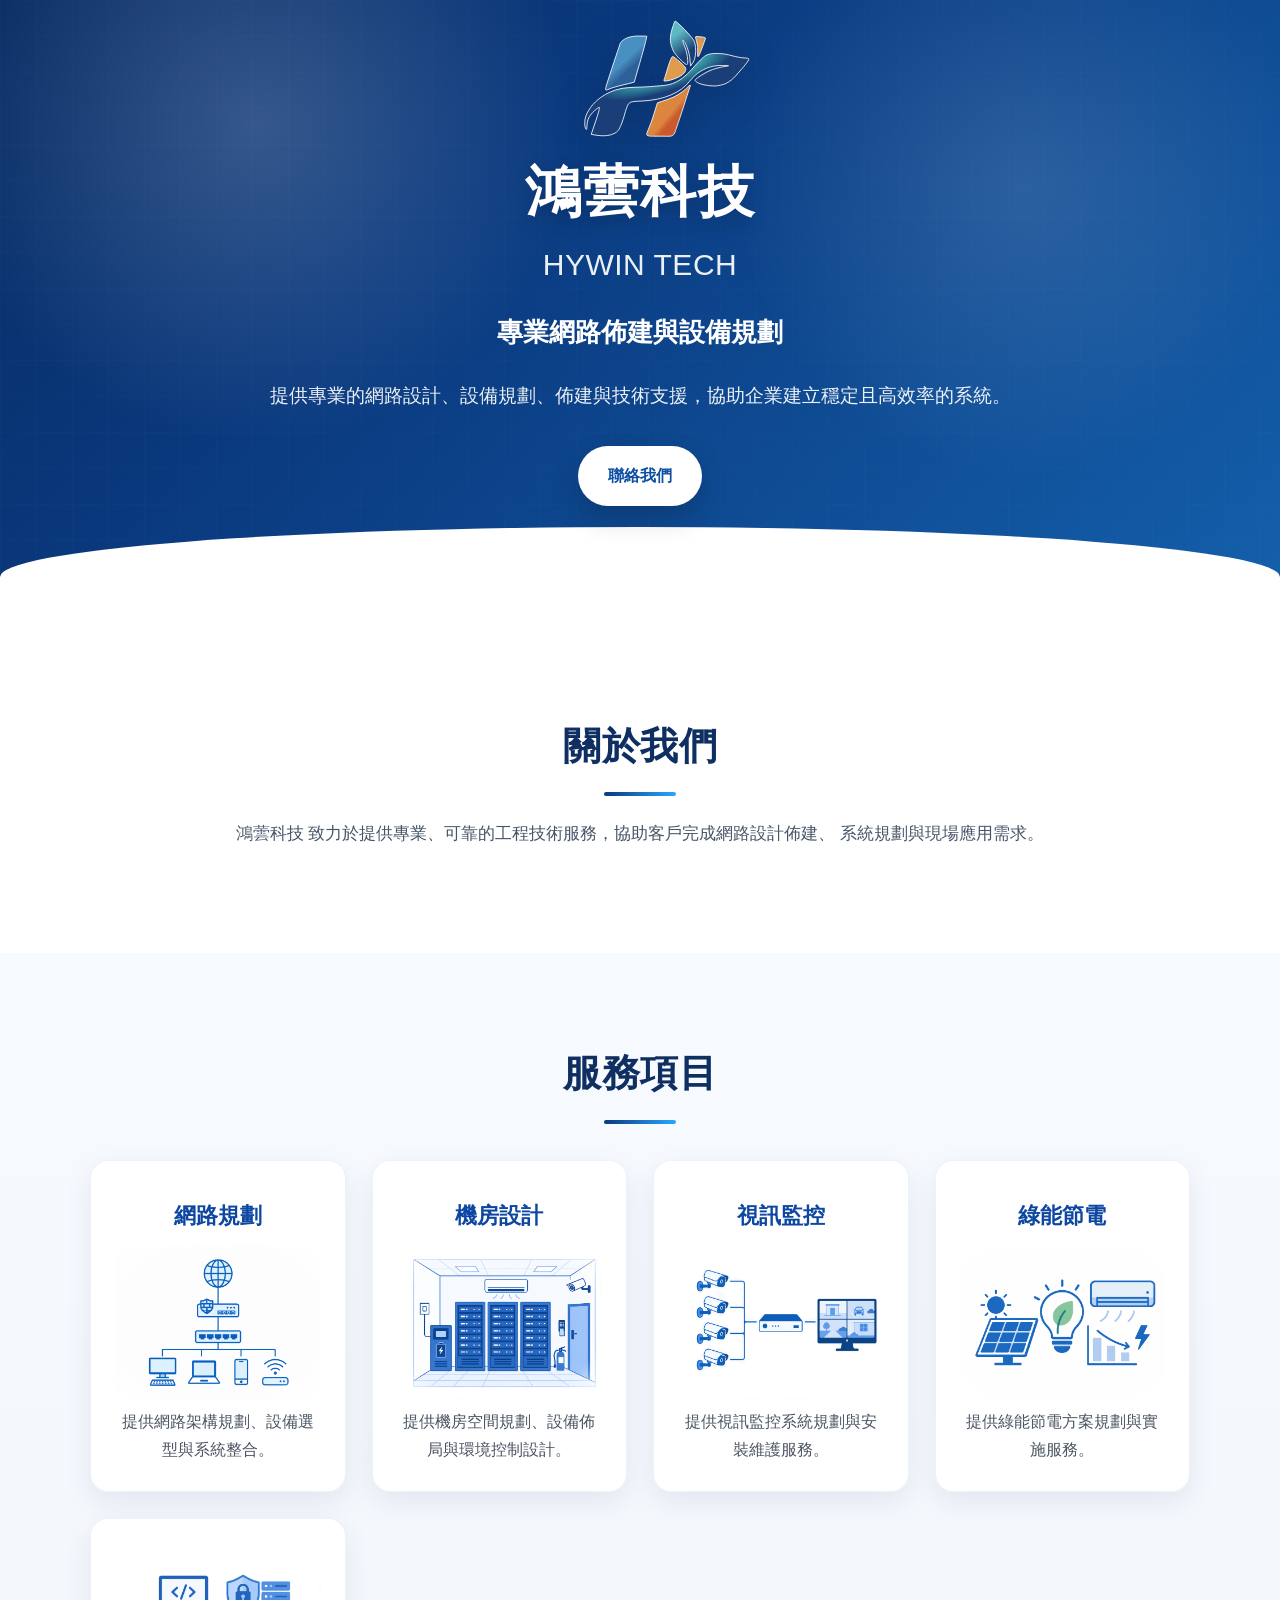
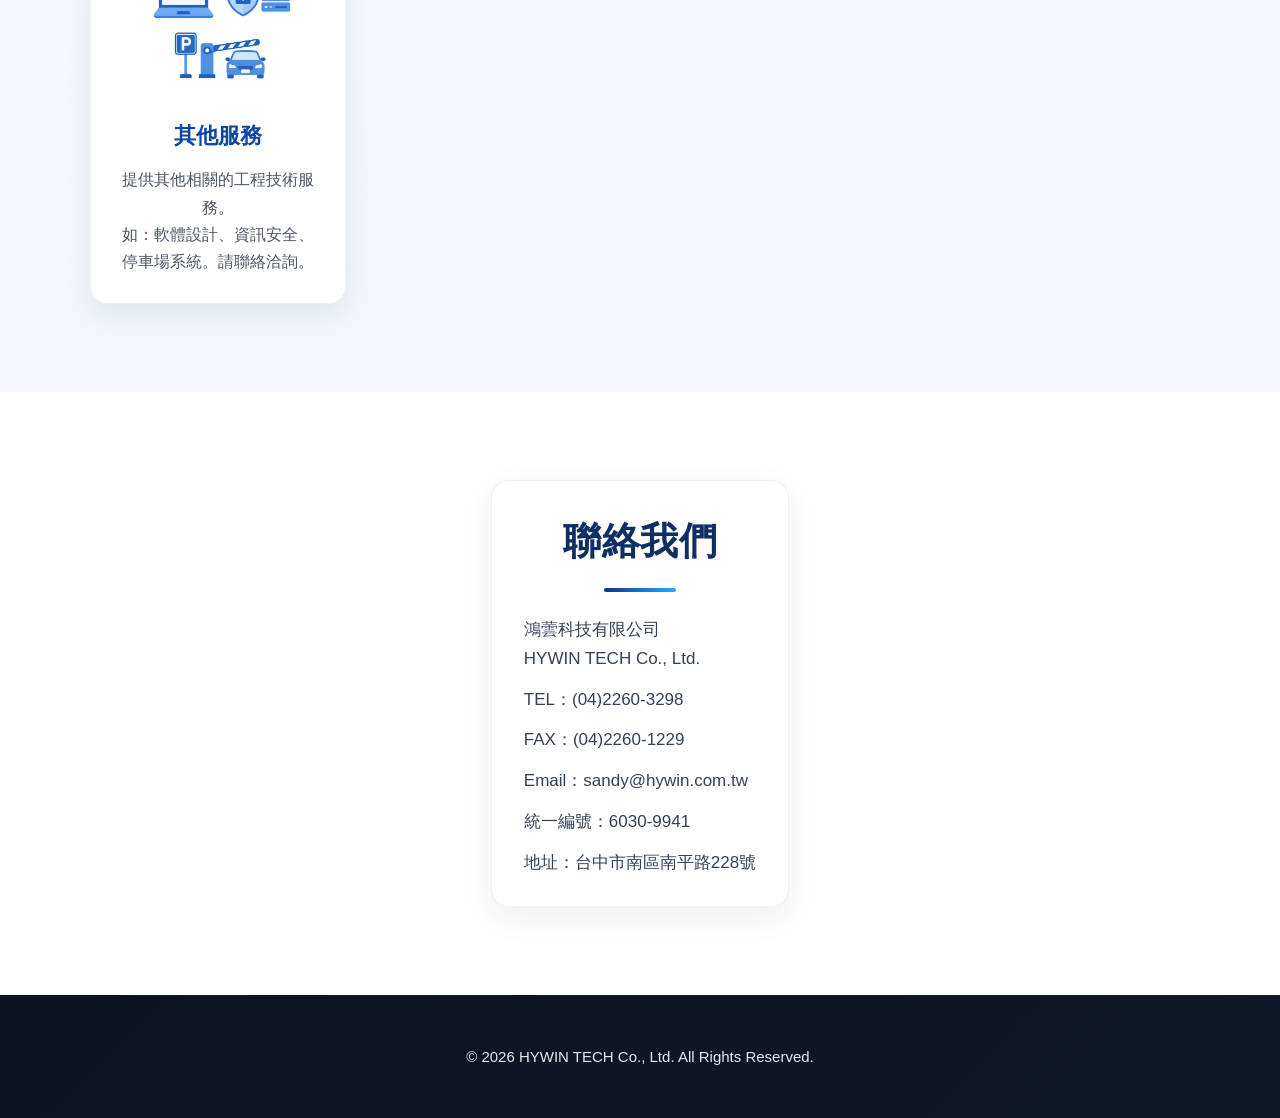
<file: index.html>
<!DOCTYPE html>
<html lang="zh-Hant">
<head>
    <meta charset="UTF-8">
    <meta name="viewport" content="width=device-width, initial-scale=1.0">
    <title>HYWIN TECH</title>
    <meta name="description" content="HYWIN TECH 提供專業的網路佈建、設備規劃與工程服務。">
    <link rel="stylesheet" href="style.css">
</head>
<body>
    <header class="hero">
        <div class="container">
            <img src="image/HYWIN.svg" alt="HYWIN TECH Logo" class="logo">
            <h1>鴻蕓科技</h1>
            <h2>HYWIN TECH</h2>
            <p class="subtitle">專業網路佈建與設備規劃</p>
            <p class="description">
                提供專業的網路設計、設備規劃、佈建與技術支援，協助企業建立穩定且高效率的系統。
            </p>
            <a class="btn" href="#contact">聯絡我們</a>
        </div>
    </header>

    <section class="section">
        <div class="container">
            <h2>關於我們</h2>
            <p>
                鴻蕓科技 致力於提供專業、可靠的工程技術服務，協助客戶完成網路設計佈建、
                系統規劃與現場應用需求。
            </p>
        </div>
    </section>

    <section class="section section-gray">
        <div class="container">
            <h2>服務項目</h2>
            <div class="cards">
                <div class="card">
                    <h3>網路規劃</h3>
                    <div class="card-image-wrap">
                        <img src="image/service/network topology.png" alt="網路規劃示意圖" class="card-image">
                    </div>
                    <p>提供網路架構規劃、設備選型與系統整合。</p>
                </div>
                <div class="card">
                    <h3>機房設計</h3>
                    <div class="card-image-wrap">
                        <img src="image/service/server room.png" alt="機房設計示意圖" class="card-image">
                    </div>
                    <p>提供機房空間規劃、設備佈局與環境控制設計。</p>
                </div>
                <div class="card">
                    <h3>視訊監控</h3>
                    <div class="card-image-wrap">
                        <img src="image/service/surveillance.png" alt="視訊監控示意圖" class="card-image">
                    </div>
                    <p>提供視訊監控系統規劃與安裝維護服務。</p>
                </div>
                <div class="card">
                    <h3>綠能節電</h3>
                    <div class="card-image-wrap">
                        <img src="image/service/eco energy.png" alt="綠能節電示意圖" class="card-image">
                    </div>

                    <p>提供綠能節電方案規劃與實施服務。</p>
                </div>
                <div class="card">
                    <div class="card-image-wrap">
                        <img src="image/service/parking tech.png" alt="其他服務示意圖" class="card-image">
                    </div>
                    <h3>其他服務</h3>
                    <p>提供其他相關的工程技術服務。<br>如：軟體設計、資訊安全、停車場系統。請聯絡洽詢。</p>
                </div>
            </div>
        </div>
    </section>

    <section class="section" id="contact">
        <div class="container contact-outer">
            <div class="contact-wrap">
                <h2>聯絡我們</h2>
                <p>鴻蕓科技有限公司<br>HYWIN TECH Co., Ltd.</p>
                <p>TEL：(04)2260-3298</p>
                <p>FAX：(04)2260-1229</p>
                <p>Email：sandy@hywin.com.tw</p>
                <p>統一編號：6030-9941</p>
                <p>地址：台中市南區南平路228號</p>
            </div>
        </div>
    </section>

    <footer class="footer">
        <div class="container">
            <p>© 2026 HYWIN TECH Co., Ltd. All Rights Reserved.</p>
        </div>
    </footer>
</body>
</html>
</file>
<file: style.css>
html, body {
    overflow-x: hidden;
}

* {
    box-sizing: border-box;
}

html {
    scroll-behavior: smooth;
}

body {
    margin: 0;
    font-family: "Microsoft JhengHei", "PingFang TC", sans-serif;
    line-height: 1.7;
    color: #1f2937;
    background: #ffffff;
}

a {
    transition: 0.3s ease;
}

.logo {
    max-width: 220px;
    width: 100%;
    height: auto;
    display: block;
    margin: 0 auto 20px;
    filter: drop-shadow(0 8px 20px rgba(0, 0, 0, 0.15));
}

.container {
    width: min(90%, 1100px);
    margin: 0 auto;
}

.hero {
    position: relative;
    overflow: hidden;
    background:
        radial-gradient(circle at 20% 20%, rgba(255, 255, 255, 0.18), transparent 28%),
        radial-gradient(circle at 80% 30%, rgba(255, 255, 255, 0.12), transparent 26%),
        linear-gradient(135deg, #082c63 0%, #0a397e 35%, #1460ac 100%);
    color: white;
    text-align: center;
    padding: 20px 20px 120px;
}

.hero::before {
    content: "";
    position: absolute;
    inset: 0;
    background-image:
        linear-gradient(rgba(255, 255, 255, 0.08) 1px, transparent 1px),
        linear-gradient(90deg, rgba(255, 255, 255, 0.08) 1px, transparent 1px);
    background-size: 36px 36px;
    opacity: 0.18;
    pointer-events: none;
}

.hero::after {
    content: "";
    position: absolute;
    left: 0;
    right: 0;
    bottom: -1px;
    height: 100px;
    background: #ffffff;
    border-radius: 100% 100% 0 0 / 100% 100% 0 0;
}

.hero .container {
    position: relative;
    z-index: 1;
}

.hero h1 {
    margin: 0;
    font-size: clamp(36px, 5vw, 56px);
    font-weight: 800;
    letter-spacing: 1.5px;
    line-height: 1.2;
    text-shadow: 0 6px 18px rgba(0, 0, 0, 0.18);
}

.hero h2 {
    margin: 14px 0 0;
    font-size: clamp(20px, 2.8vw, 30px);
    font-weight: 400;
    color: rgba(255, 255, 255, 0.92);
    letter-spacing: 0.5px;
}

.subtitle {
    font-size: clamp(20px, 2.3vw, 26px);
    margin-top: 20px;
    font-weight: 700;
}

.description {
    max-width: 760px;
    margin: 22px auto 0;
    font-size: clamp(16px, 1.8vw, 19px);
    color: rgba(255, 255, 255, 0.92);
}

.btn {
    display: inline-flex;
    align-items: center;
    justify-content: center;
    gap: 10px;
    margin-top: 34px;
    padding: 14px 28px;
    background-color: #ffffff;
    color: #0d4fa3;
    text-decoration: none;
    border-radius: 999px;
    font-weight: 700;
    border: 2px solid transparent;
    box-shadow: 0 12px 28px rgba(0, 0, 0, 0.18);
    transform: translateY(0);
    font-size: 16px;
}

.btn:hover {
    background: transparent;
    color: #ffffff;
    border-color: rgba(255, 255, 255, 0.8);
    transform: translateY(-3px);
    box-shadow: 0 16px 32px rgba(0, 0, 0, 0.22);
}

.section {
    position: relative;
    padding: 88px 20px;
}

.section h2 {
    position: relative;
    text-align: center;
    margin: 0 0 24px;
    font-size: clamp(28px, 3vw, 38px);
    color: #0f2f62;
    letter-spacing: 0.5px;
}

.section h2::after {
    content: "";
    display: block;
    width: 72px;
    height: 4px;
    margin: 14px auto 0;
    border-radius: 999px;
    background: linear-gradient(90deg, #0a397e, #2aa7ff);
}

.section p {
    max-width: 820px;
    margin: 0 auto 16px;
    text-align: center;
    color: #475569;
    font-size: 17px;
}

.section-gray {
    background:
        linear-gradient(180deg, #f7faff 0%, #f2f6fb 100%);
}

.cards {
    display: grid;
    grid-template-columns: repeat(auto-fit, minmax(250px, 1fr));
    gap: 26px;
    margin-top: 36px;
}

.card {
    overflow: hidden;
    position: relative;
    background: rgba(255, 255, 255, 0.96);
    padding: 28px 24px;
    border-radius: 18px;
    box-shadow: 0 10px 28px rgba(15, 38, 78, 0.08);
    text-align: center;
    border: 1px solid rgba(20, 96, 172, 0.08);
    transition: transform 0.3s ease, box-shadow 0.3s ease, border-color 0.3s ease;
}

.card:hover {
    transform: translateY(-2px);
    box-shadow: 0 12px 22px rgba(15, 38, 78, 0.10);
}

.card h3 {
    margin-top: 8px;
    margin-bottom: 12px;
    color: #0d47a1;
    font-size: 22px;
}

.card p {
    margin-bottom: 0;
    color: #4b5563;
    font-size: 16px;
}

.footer {
    background:
        linear-gradient(135deg, #0c1220, #111827);
    color: rgba(255, 255, 255, 0.9);
    text-align: center;
    padding: 34px 20px;
    font-size: 15px;
}

.contact-outer {
    text-align: center;
}

.contact-wrap {
    display: inline-block;
    text-align: left;
    max-width: 100%;
    padding: 28px 32px;
    background: #ffffff;
    border-radius: 18px;
    box-shadow: 0 10px 30px rgba(15, 38, 78, 0.08);
    border: 1px solid rgba(20, 96, 172, 0.08);
}

.contact-wrap h2 {
    text-align: center;
    margin-bottom: 24px;
}

.contact-wrap p {
    text-align: left;
    margin: 0 0 12px;
    max-width: none;
    color: #334155;
}

.contact-wrap p:last-child {
    margin-bottom: 0;
}

@media (max-width: 768px) {
    .hero {
        padding: 72px 20px 62px;
    }

    .hero::after {
        height: 90px;
        bottom: -38px;
    }

    .logo {
        max-width: 190px;
        margin-bottom: 20px;
    }

    .section {
        padding: 68px 18px;
    }

    .section p {
        font-size: 16px;
    }

    .cards {
        gap: 20px;
    }

    .card {
        padding: 24px 20px;
    }

    .contact-wrap {
        width: 100%;
        padding: 24px 22px;
    }

    .btn {
        width: 100%;
        max-width: 300px;
    }
}

@media (max-width: 480px) {
    .hero {
        padding-top: 60px;
    }

    .hero h2 {
        margin-top: 10px;
    }

    .subtitle {
        margin-top: 16px;
    }

    .description {
        margin-top: 18px;
    }

    .section {
        padding: 56px 16px;
    }

    .contact-wrap {
        border-radius: 14px;
    }
}


/* Force remove any decorative hover lines on cards */
.card::before,
.card::after,
.card:hover::before,
.card:hover::after {
    content: none !important;
    display: none !important;
    background: none !important;
    border: 0 !important;
    box-shadow: none !important;
}

/* Keep only the floating effect */
.card:hover {
    transform: translateY(-2px);
    box-shadow: 0 12px 22px rgba(15, 38, 78, 0.10);
    border-color: rgba(20, 96, 172, 0.08);
}

.card-image {
    width: 100%;
    height: 100%;
    object-fit: contain;
    mix-blend-mode: multiply;
    filter: drop-shadow(0 4px 8px rgba(0,0,0,0.08));
    -webkit-mask-image: radial-gradient(ellipse at center, black 70%, transparent 100%);
    mask-image: radial-gradient(ellipse at center, black 70%, transparent 100%);
}
</file>
